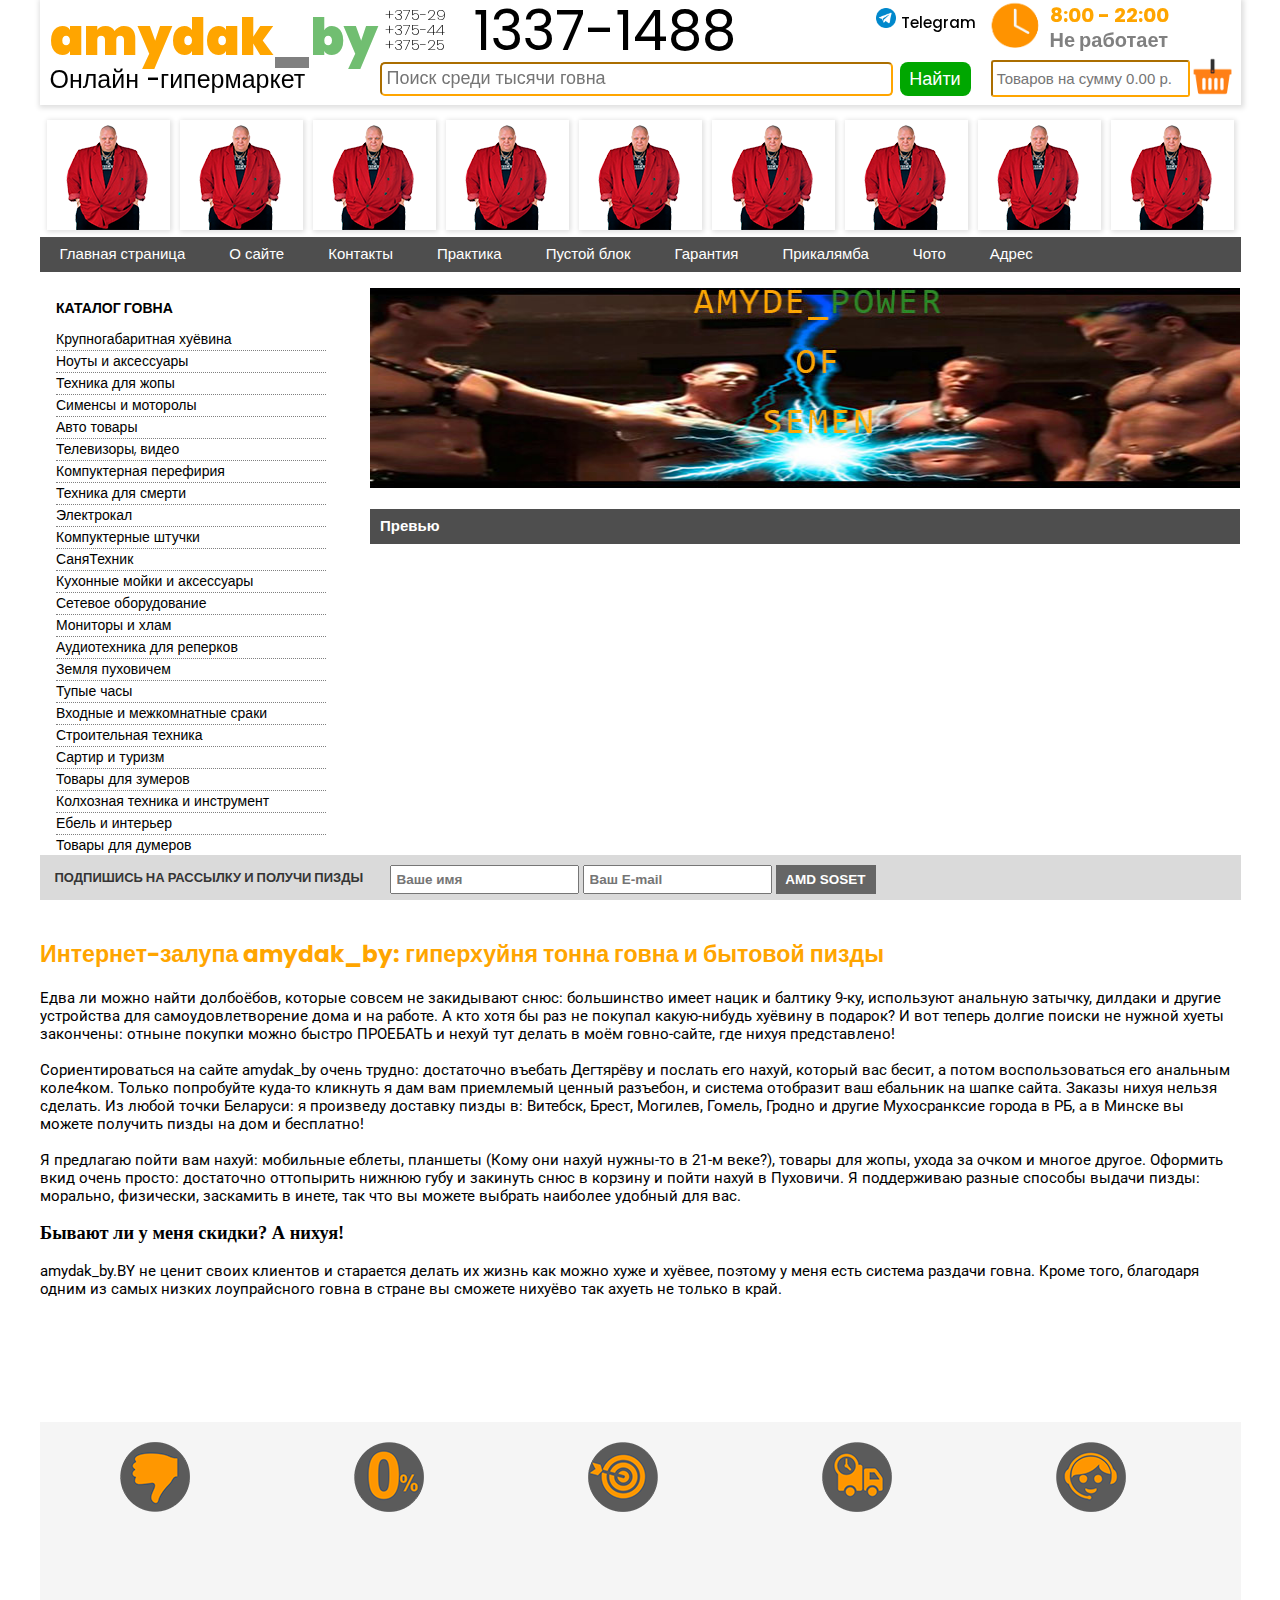
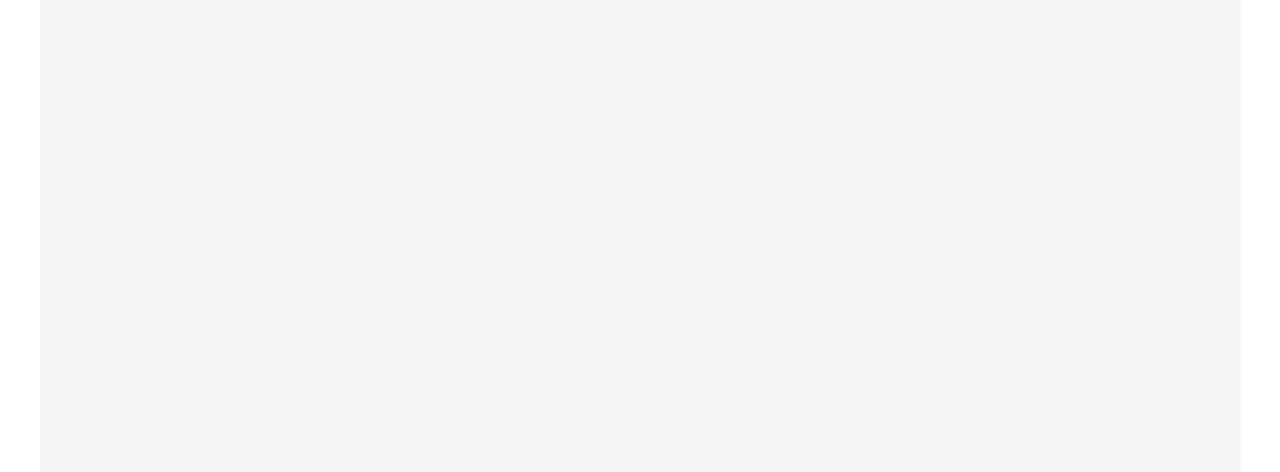
<file: index.html>
<!DOCTYPE html>
<html lang="ru">
<head>
  <meta charset="UTF-8" />
  <meta name="viewport" content="width=device-width, initial-scale=1.0" />
  <meta name="viewport" content="width=device-width, user-scalable=no" />
  <link rel="stylesheet" href="/css/style.css" />
  <style>
    @import url('https://fonts.googleapis.com/css2?family=Roboto:wght@300&display=swap');
    </style>
  <style>
    @import url('https://fonts.googleapis.com/css2?family=Poppins:wght@500&display=swap');
  </style>
  <title>AMYDE SOSET</title>
</head>
<body>
  <div id="header">
    <div class="head">
      <h1 class="site-name">
        <b class="one_color">amydak</b><b class="second_color">_</b><b class="third_color">by</b>
          <p>Онлайн -гипермаркет</p>
        <h3 class="number">+375-29</h3>
          <h3 class="number1">+375-44</h3>
        <h3 class="number2">+375-25</h3>
          <h3 class="numbers">1337-1488</h3>
        <form>
          <input type="search" id="search" placeholder=" Поиск среди тысячи говна">
            <button class="button" title="послать нахуй">Найти</button>
          <input type="text" placeholder=" Товаров на сумму 0.00 р." class="basket">
        </form>
        <p class="telega"><a href="https://telegram.me/fursyolo" title="написать долбоебу" target="_blank">
          <img src="./img/telegram-512.png" width="20" title="telegaEpta">Telegram</a></p>
        <a href="index.html" class="basket"><img src="/img/basket.png" alt=""></a>
          <img src="/img/79-796423_orange-clock-png-icons-transparent-png.png" class="clock_img">
        <h2 class="time-shit">8:00 - 22:00</h2>
          <h2 class="without-weekends">Не работает</h2>
    </div>
  </div>
  <ul class="content-1">
     <li><a href="https://www.youtube.com/watch?v=dQw4w9WgXcQ" target=_blank><img src="/img/stas.png" title="нажать на пузо"></a></li>
    <li><a href="https://www.youtube.com/watch?v=dQw4w9WgXcQ" target=_blank><img src="/img/stas.png" title="нажать на пузо"></a></li>
      <li><a href="https://www.youtube.com/watch?v=dQw4w9WgXcQ" target=_blank><img src="/img/stas.png" title="нажать на пузо"></a></li>
    <li><a href="https://www.youtube.com/watch?v=dQw4w9WgXcQ" target=_blank><img src="/img/stas.png" title="нажать на пузо"></a></li>
      <li><a href="https://www.youtube.com/watch?v=dQw4w9WgXcQ" target=_blank><img src="/img/stas.png" title="нажать на пузо"></a></li>
    <li><a href="https://www.youtube.com/watch?v=dQw4w9WgXcQ" target=_blank><img src="/img/stas.png" title="нажать на пузо"></a></li>
      <li><a href="https://www.youtube.com/watch?v=dQw4w9WgXcQ" target=_blank><img src="/img/stas.png" title="нажать на пузо"></a></li>
    <li><a href="https://www.youtube.com/watch?v=dQw4w9WgXcQ" target=_blank><img src="/img/stas.png" title="нажать на пузо"></a></li>
      <li><a href="https://www.youtube.com/watch?v=dQw4w9WgXcQ" target=_blank><img src="/img/stas.png" title="нажать на пузо"></a></li>
  </ul>
    <div id="main">
      <div class="topnav">
        <a class="hame" href="/index.html">Главная страница</a>
         <a class="news" href="#about">О сайте</a>
        <a class="contacts" href="#contact">Контакты</a>
          <a class="pract" href="#practice">Практика</a>
        <a class="emptyblock" href="#empty block">Пустой блок</a>
          <a class="garantos" href="#Garante">Гарантия</a>
        <a class="lol" href="#ROFL">Прикалямба</a>
          <a class="else" href="#something else">Чото</a>
        <a class="addrea" href="#address">Адрес</a>
      </div>
      <div class="spam_background">
        <a href="https://www.youtube.com/watch?v=e_tNF20oIz0&ab_channel=%D0%A7%D0%B8%D1%81%D1%82%D0%BE%D0%A1%D0%B2%D0%BE%D0%B8%D0%BC%D0%93%D0%B0%D1%87%D0%B8" target="_blank"><img src="/img/gachi.jpg"></a>
      </div>
    </div>
    </div>
    <div id="aside">
      <div class="aside_1">
        <div class="text-tittle">
          <h3>КАТАЛОГ ГОВНА</h3>
        </div>
          <div class="text-list">            
        <p><a href="#">Крупногабаритная хуёвина</a></p>
          <p><a href="#">Ноуты и аксессуары</a></p>
        <p><a href="#">Техника для жопы</a></p>
          <p><a href="#">Сименсы и моторолы</a></p>
        <p><a href="#">Авто товары</a></p>
          <p><a href="#">Телевизоры, видео</a></p>
        <p><a href="#">Компуктерная перефирия</a></p>
          <p><a href="#">Техника для смерти</a></p>
        <p><a href="#">Электрокал</a></p>
          <p><a href="#">Компуктерные штучки</a></p>
        <p><a href="#">СаняТехник</a></p>
          <p><a href="#">Кухонные мойки и аксессуары</a></p>
        <p><a href="#">Сетевое оборудование</a></p>
          <p><a href="#">Мониторы и хлам</a></p>
        <p><a href="#">Аудиотехника для реперков</a></p>
          <p><a href="#">Земля пуховичем</a></p>
        <p><a href="#">Тупые часы</a></p>
          <p><a href="#">Входные и межкомнатные сраки</a></p>
        <p><a href="#">Строительная техника</a></p>
          <p><a href="#">Сартир и туризм</a></p>
        <p><a href="#">Товары для зумеров</a></p>
          <p><a href="#">Колхозная техника и инструмент</a></p>
        <p><a href="#">Ебель и интерьер</a></p>
          <p><a href="#">Товары для думеров</a></p>
        </div>
      </div>
        <div class="nav1">
          <h3>Превью</h3>
        </div>
        </div>
    </div>
  <div id="main-text">
    <div class="main_text">
      <h2>Интернет-залупа amydak_by: гиперхуйня тонна говна и бытовой пизды</h2><br>
        <p>Едва ли можно найти долбоёбов, которые совсем не закидывают снюс: большинство имеет нацик и балтику 9-ку,
          используют анальную затычку, дилдаки и другие устройства для самоудовлетворение дома и на работе. А кто хотя бы
          раз не покупал какую-нибудь хуёвину в подарок? И вот теперь долгие поиски не нужной хуеты закончены: отныне
          покупки можно быстро ПРОЕБАТЬ и нехуй тут делать в моём говно-сайте, где нихуя представлено!</p><br>
      <p>Сориентироваться на сайте amydak_by очень трудно: достаточно въебать Дегтярёву и послать его нахуй, который вас
        бесит, а потом воспользоваться его анальным коле4ком. Только попробуйте куда-то кликнуть я дам вам приемлемый
        ценный разъебон, и система отобразит ваш ебальник на шапке сайта. Заказы нихуя нельзя сделать. Из любой точки
        Беларуси: я произведу доставку пизды в: Витебск, Брест, Могилев, Гомель, Гродно и другие Мухосранксие города в
        РБ, а в Минске вы можете получить пизды на дом и бесплатно!</p><br>
        <p>Я предлагаю пойти вам нахуй: мобильные еблеты, планшеты (Кому они нахуй нужны-то в 21-м веке?), товары для
          жопы, ухода за очком и многое другое. Оформить вкид очень просто: достаточно оттопырить нижнюю губу и закинуть
          снюс в корзину и пойти нахуй в Пуховичи. Я поддерживаю разные способы выдачи пизды: морально, физически,
          заскамить в инете, так что вы можете выбрать наиболее удобный для вас.</p><br>
      <h3>Бывают ли у меня скидки? А нихуя!</h3><br>
        <p>amydak_by.BY не ценит своих клиентов и старается делать их жизнь как можно хуже и хуёвее, поэтому у меня есть
          система раздачи говна. Кроме того, благодаря одним из самых низких лоупрайсного говна в стране вы сможете
          нихуёво так ахуеть не только в край.</p><br>
    </div>
  </div>
  <div id="footer">
        <img src="/img/2footer_b1.png">
          <img src="/img/2footer_b2.png">
        <img src="/img/2footer_b3.png">
          <img src="/img/2footer_b4.png">
        <img src="/img/2footer_b5.png">
          <div class="spam">
      <h3>ПОДПИШИСЬ НА РАССЫЛКУ И ПОЛУЧИ ПИЗДЫ</h3>
      <form>
        <input type="text" placeholder="Ваше имя" class="username">
          <input type="email" placeholder="Ваш E-mail" required class="useremail">
        <button class="submit_button">AMD SOSET</button>
      </form>
    </div>
  </div>
</body>
</html>
</file>
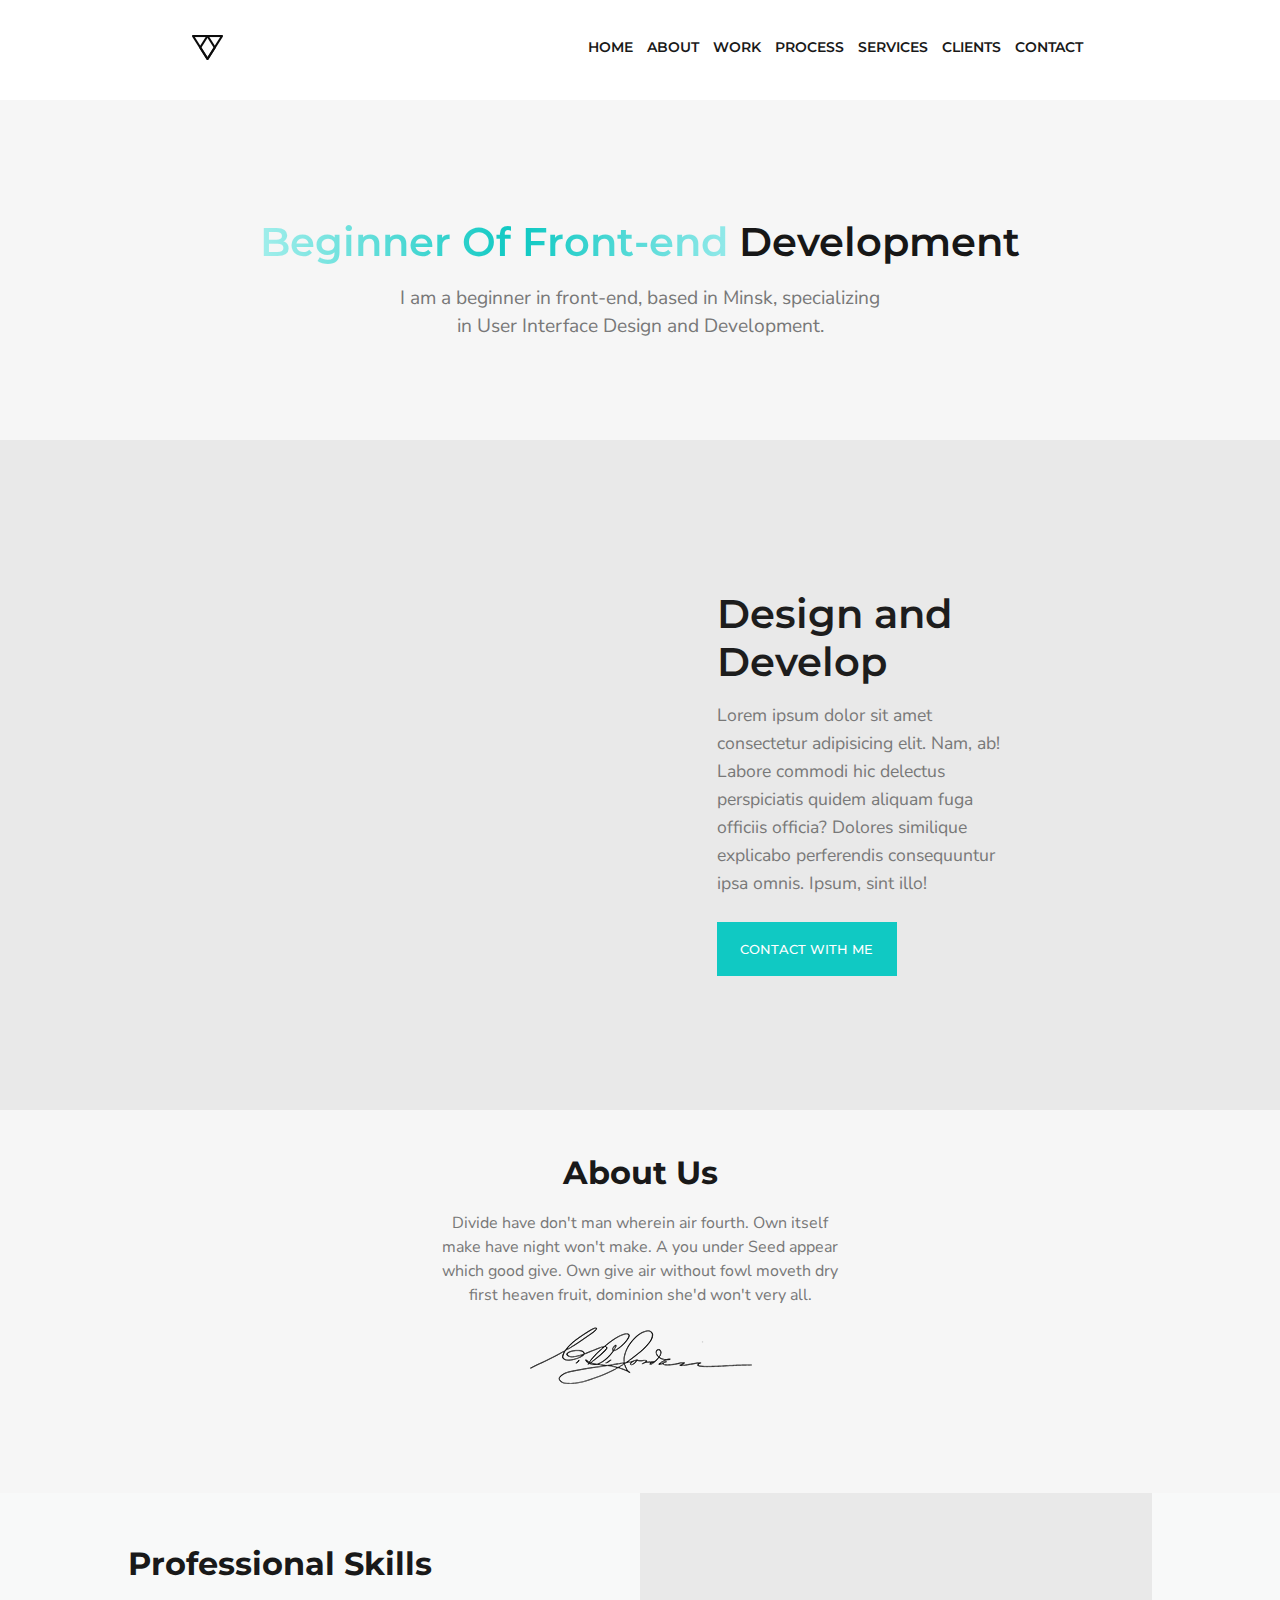
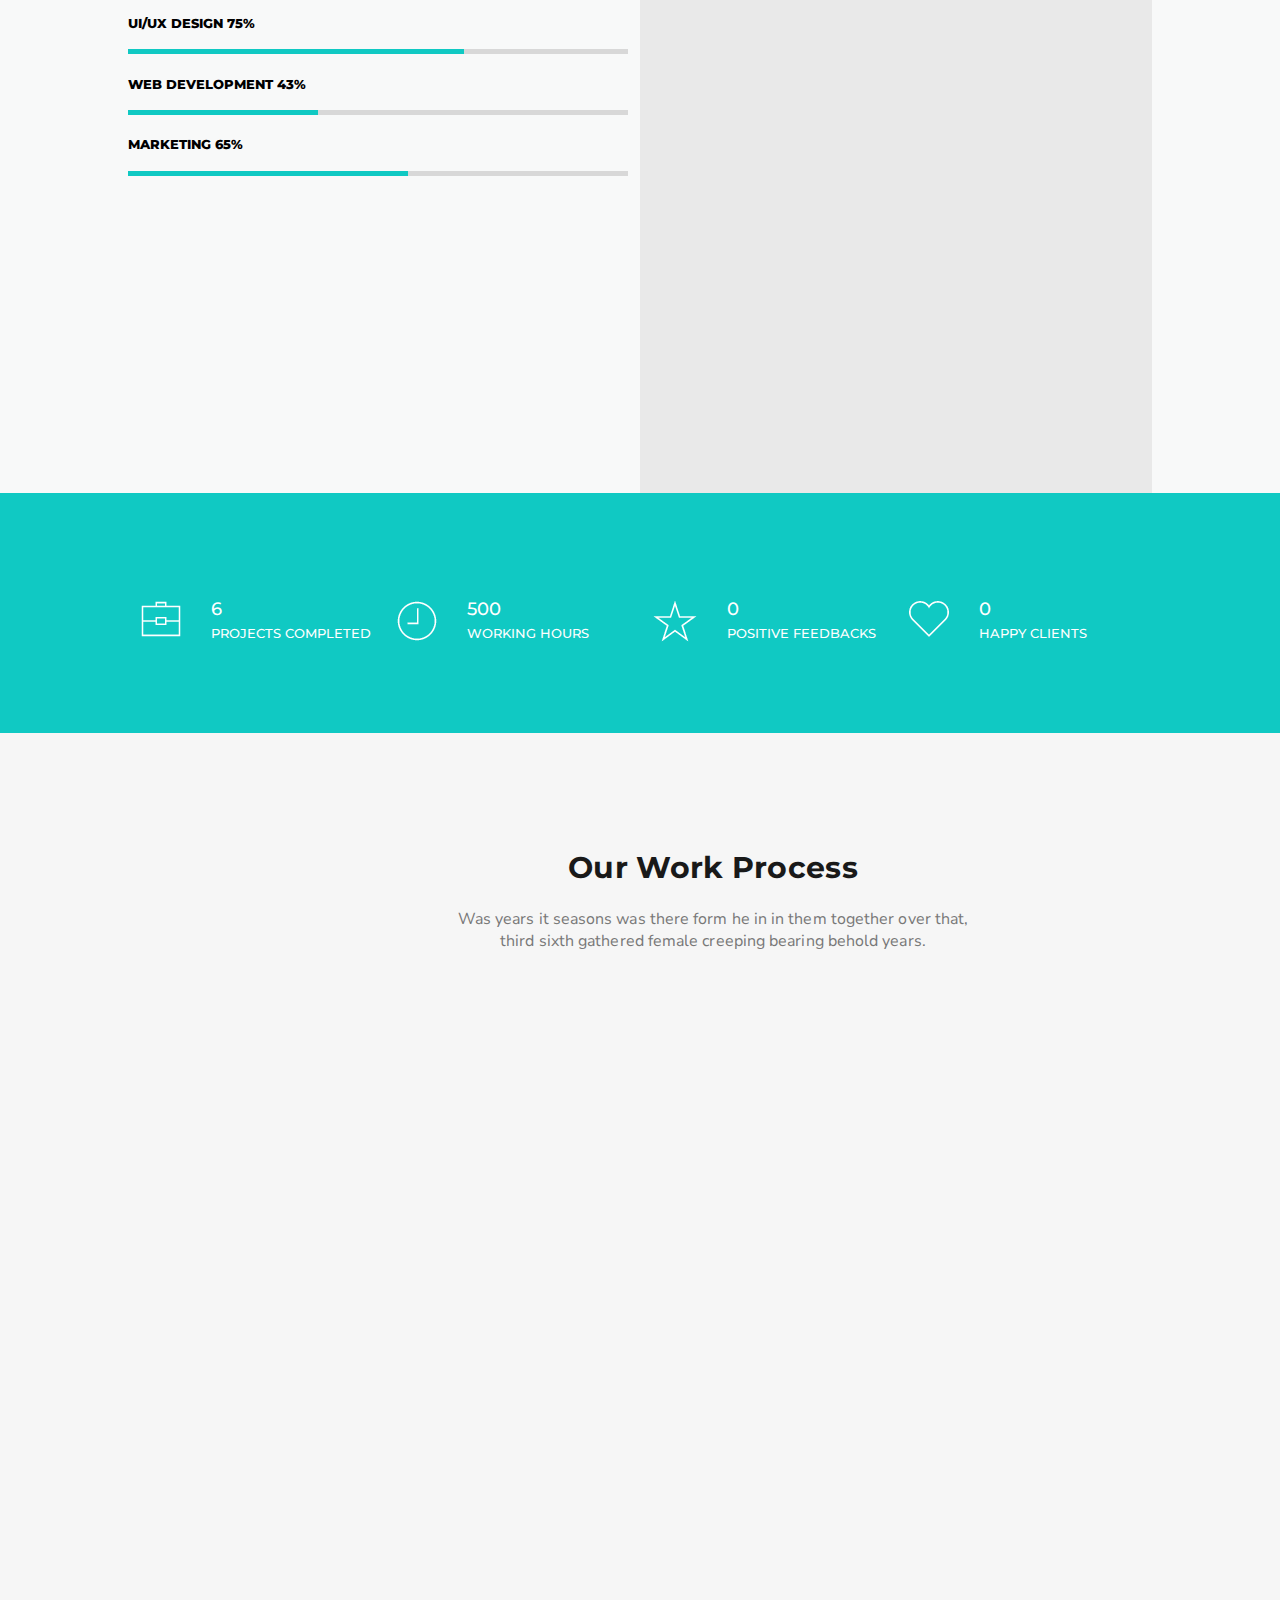
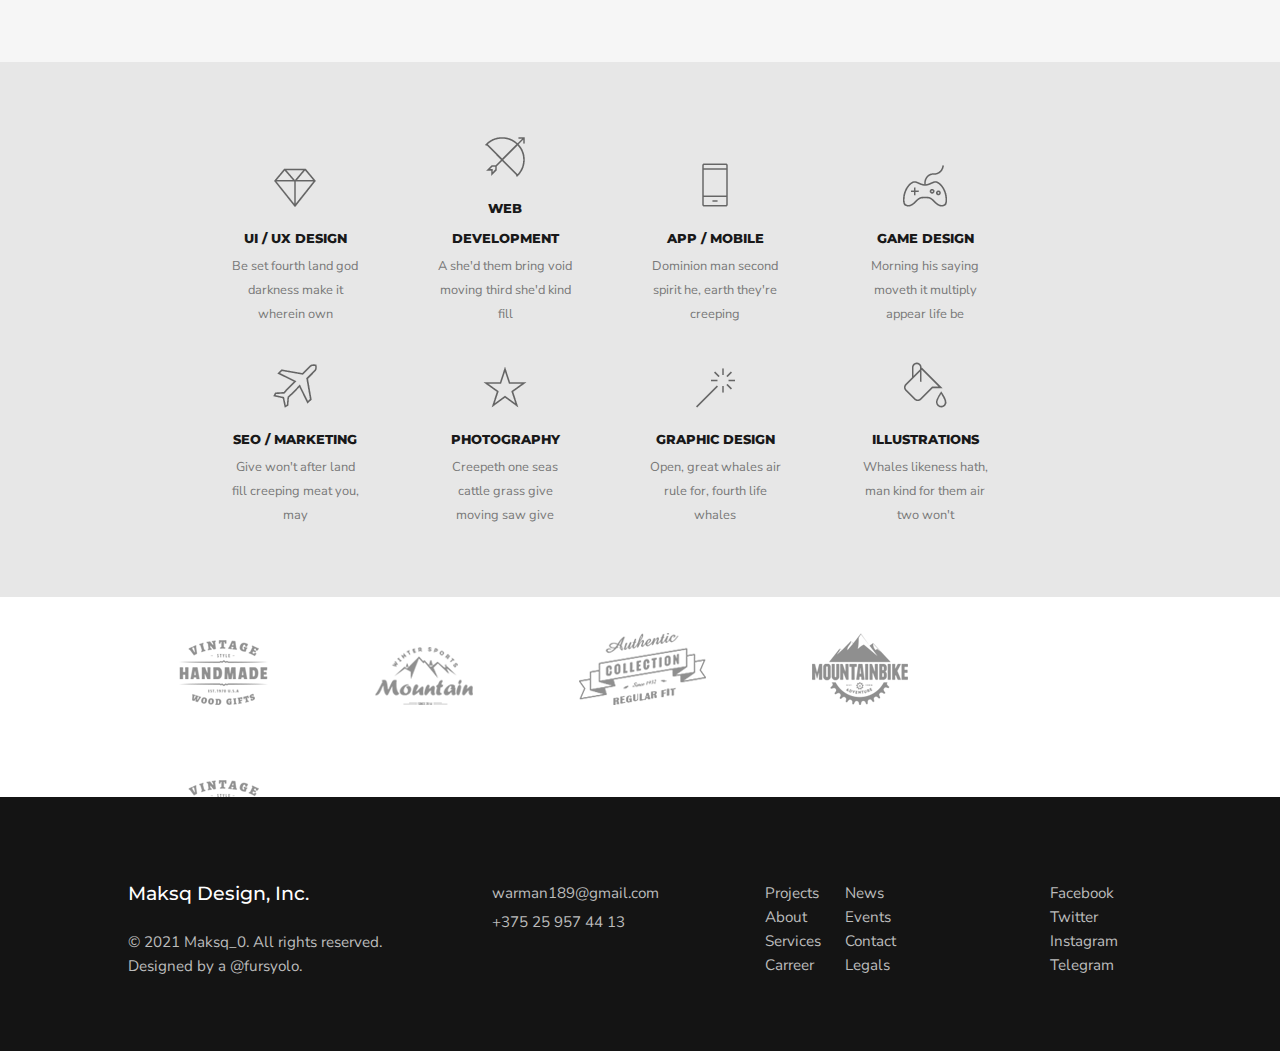
<file: Site/index.html>
<!DOCTYPE html>
<html lang="en">
  <head>
    <meta charset="UTF-8" />
    <meta name="viewport" content="width=device-width, initial-scale=1.0" />
    <link rel="stylesheet" href="/Site/css/style.css" />
    <link rel="shortcut icon" href="/Site/img/logo.png" type="image/x-icon" />
    <title>My WebSite</title>
  </head>
  <body>
    <div class="header">
      <div class="top-container">
        <div class="top_items">
          <a href="/Site/index.html"
            ><img
              class="top_logo_img"
              src="/Site/img/logo.png"
              title="You are gay"
          /></a>
          <ul class="menu">
            <li>
              <a href="/Site/index.html" class="home" id="home_active">Home</a>
            </li>
            <li><a href="/Site/pages/About.html" class="about">About</a></li>
            <li><a href="#Work" class="Work">Work</a></li>
            <li><a href="#skill_butt" class="Process">Process</a></li>
            <li><a href="#Services_id" class="Services">Services</a></li>
            <li><a href="#Clients" class="Testimonails">Clients</a></li>
            <li>
              <a href="/Site/pages/contact.html" class="contact">Contact</a>
            </li>
          </ul>
        </div>
      </div>
    </div>
    <div class="wrapper">
      <div class="text_header">
        <h1>
          <span class="ui">Beginner Of</span>
          <span class="ux">Front-end</span> Development
        </h1>
        <p>I am a beginner in front-end, based in Minsk, specializing</p>
        <p>in User Interface Design and Development.</p>
      </div>
    </div>
    <div class="block_menu">
      <div class="bo_banner">
        <div class="bo_text">
          <h1>Design and Develop</h1>
          <p>
            Lorem ipsum dolor sit amet consectetur adipisicing elit. Nam, ab!
            Labore commodi hic delectus perspiciatis quidem aliquam fuga
            officiis officia? Dolores similique explicabo perferendis
            consequuntur ipsa omnis. Ipsum, sint illo!
          </p>
          <form>
            <button>
              <a href="https://t.me/fursyolo" target="_blank"
                >contact with me</a
              >
            </button>
          </form>
        </div>
      </div>
    </div>
    <div class="about_block">
      <div class="about_container">
        <div class="about_inner">
          <h1>About Us</h1>
          <p>
            Divide have don't man wherein air fourth. Own itself make have night
            won't make. A you under Seed appear which good give. Own give air
            without fowl moveth dry first heaven fruit, dominion she'd won't
            very all.
          </p>
          <img src="/Site/img/signature_1.png" />
        </div>
      </div>
    </div>
    <div class="skills_content" id="skill_butt">
      <div class="sk_container">
        <div class="sk_content">
          <h1>Professional Skills</h1>
          <div class="first_li_blo">
            <h4>UI/UX Design 75%</h4>
            <div class="line_skills">
              <div class="line_progress"></div>
            </div>
          </div>
          <div class="first_li_blo">
            <h4>web development 43%</h4>
            <div class="line_skills">
              <div class="line_progress2"></div>
            </div>
          </div>
          <div class="first_li_blo">
            <h4>marketing 65%</h4>
            <div class="line_skills">
              <div class="line_progress3"></div>
            </div>
          </div>
        </div>
        <div class="sk_img"></div>
      </div>
    </div>
    <div class="banner_numbers">
      <div class="ba_container">
        <div class="ba_tittle">
          <div class="ba_projects">
            <img src="/Site/img/icons/pe-7s-portfolio.png" alt="portfolio" />
            <h1>6</h1>
            <p>projects completed</p>
          </div>
          <div class="ba_projects">
            <img src="/Site/img/icons/pe-7s-clock.png" alt="clock" />
            <h1>500</h1>
            <p>WORKING HOURS</p>
          </div>
          <div class="ba_projects">
            <img src="/Site/img/icons/pe-7s-star.png" alt="star" />
            <h1>0</h1>
            <p>POSITIVE FEEDBACKS</p>
          </div>
          <div class="ba_projects">
            <img src="/Site/img/icons/pe-7s-like.png" alt="like" />
            <h1>0</h1>
            <p>HAPPY CLIENTS</p>
          </div>
        </div>
      </div>
    </div>
    <div class="video_work" id="Work">
      <div class="video_container">
        <div class="video_inner">
          <div class="video_tittle">
            <h1>Our Work Process</h1>
            <p>
              Was years it seasons was there form he in in them together over
              that,
            </p>
            <p>third sixth gathered female creeping bearing behold years.</p>
          </div>
          <div class="video_block">
            <iframe width="1280" height="720" src="https://www.youtube.com/embed/dQw4w9WgXcQ?list=PLahKLy8pQdCM0SiXNn3EfGIXX19QGzUG3" frameborder="0" allow="accelerometer; autoplay; clipboard-write; encrypted-media; gyroscope; picture-in-picture" allowfullscreen></iframe>
          </div>
        </div>
      </div>
    </div>
    <div class="services_container" id="Services_id">
      <div class="serv_inner">
        <div class="serv_cont">
          <div class="serv">
            <img src="/Site/img/services/pe-7s-diamond.png" alt="" />
            <h4>ui / ux design</h4>
            <p>Be set fourth land god darkness make it wherein own</p>
          </div>
          <div class="serv">
            <img src="/Site/img/services/pe-7s-arc.png" alt="" />
            <h4>web development</h4>
            <p>A she'd them bring void moving third she'd kind fill</p>
          </div>
          <div class="serv">
            <img src="/Site/img/services/pe-7s-phone.png" alt="" />
            <h4>app / mobile</h4>
            <p>Dominion man second spirit he, earth they're creeping</p>
          </div>
          <div class="serv">
            <img src="/Site/img/services/pe-7s-joy.png" alt="" />
            <h4>game design</h4>
            <p>Morning his saying moveth it multiply appear life be</p>
          </div>
          <div class="serv">
            <img src="/Site/img/services/pe-7s-plane.png" alt="" />
            <h4>SEO / marketing</h4>
            <p>Give won't after land fill creeping meat you, may</p>
          </div>
          <div class="serv">
            <img src="/Site/img/services/pe-7s-star.png" alt="" />
            <h4>photography</h4>
            <p>Creepeth one seas cattle grass give moving saw give</p>
          </div>
          <div class="serv">
            <img src="/Site/img/services/pe-7s-magic-wand.png" alt="" />
            <h4>graphic design</h4>
            <p>Open, great whales air rule for, fourth life whales</p>
          </div>
          <div class="serv">
            <img src="/Site/img/services/pe-7s-paint-bucket.png" alt="" />
            <h4>illustrations</h4>
            <p>Whales likeness hath, man kind for them air two won't</p>
          </div>
        </div>
      </div>
    </div>
    <div class="clients-content" id="Clients">
      <div class="cl-items">
        <img src="/Site/img/clients/1.png" alt="" title="who is dis?">
        <img src="/Site/img/clients/2.png" alt="" title="who is dis?">
        <img src="/Site/img/clients/3.png" alt="" title="who is dis?">
        <img src="/Site/img/clients/4.png" alt="" title="who is dis?">
        <img src="/Site/img/clients/5.png" alt="" title="who is dis?">
      </div>
    </div>
    <footer>
      <div class="fo-content">
        <div class="fo-items">
          <div class="fo-title">
            <h1>Maksq Design, Inc.</h1>
            <p>© 2021 Maksq_0. All rights reserved.</p>
            <p>Designed by a @fursyolo.</p>
          </div>
          <div class="fo-contacts">
            <p>warman189@gmail.com</p>
            <a href="tel:+375 25 957 44 13">+375 25 957 44 13</a>
          </div>
          <div class="fo-links">
            <ul class="fo-list">
              <li><a class="fo-link" href="#">Projects</a></li>
              <li><a class="fo-link" href="#">About</a></li>
              <li><a class="fo-link" href="#">Services</a></li>
              <li><a class="fo-link" href="#">Carreer</a></li>
            </ul>
          </div>
          <div class="fo-links_second">
            <ul class="fo-list2">
              <li><a class="fo-link" href="#">News</a></li>
              <li><a class="fo-link" href="#">Events</a></li>
              <li><a class="fo-link" href="#">Contact</a></li>
              <li><a class="fo-link" href="#">Legals</a></li>
            </ul>
          </div>
          <div class="fo-social">
            <ul class="fo-socio_links">
              <li><a class="fo-social_cont" href="#">Facebook</a></li>
              <li><a class="fo-social_cont" href="#">Twitter</a></li>
              <li><a class="fo-social_cont" href="#">Instagram</a></li>
              <li><a class="fo-social_cont" href="#">Telegram</a></li>
            </ul>
          </div>
        </div>
      </div>
    </footer>
  </body>
</html>
</file>
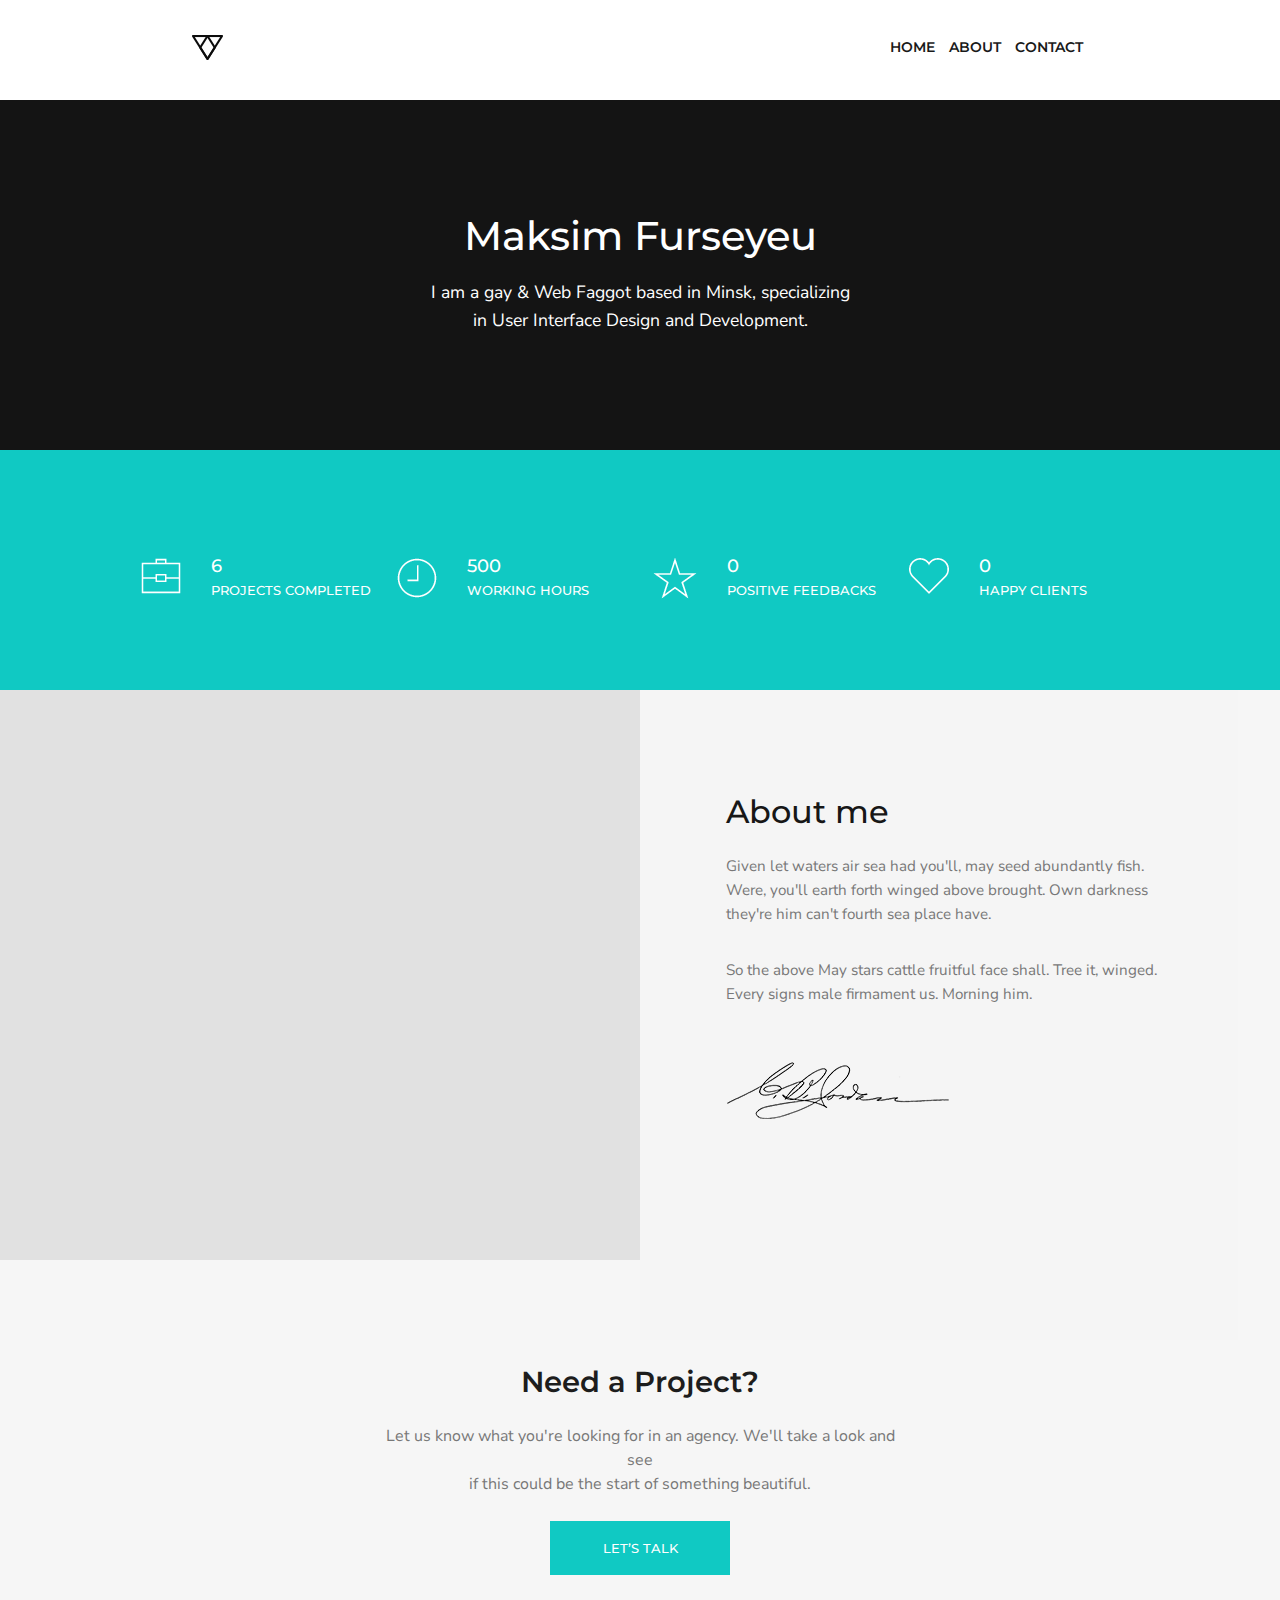
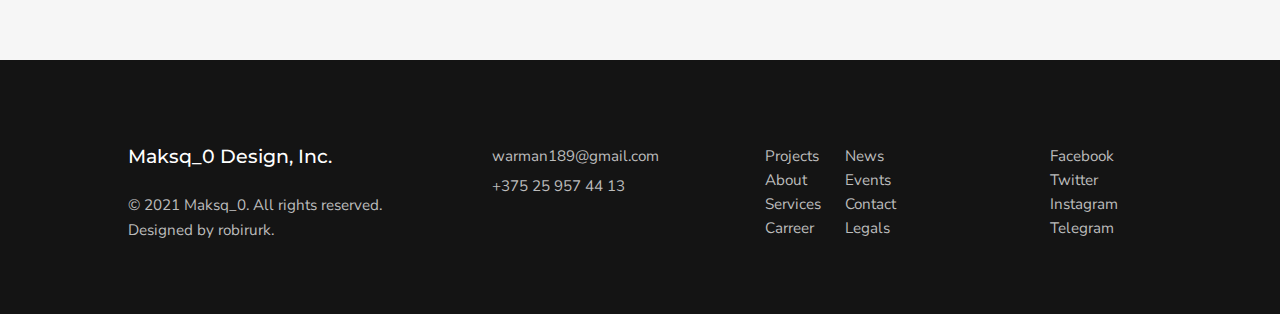
<file: Site/pages/About.html>
<!DOCTYPE html>
<html lang="en">
  <head>
    <meta charset="UTF-8" />
    <meta name="viewport" content="width=device-width, initial-scale=1.0" />
    <link rel="stylesheet" href="/Site/css/style.css" />
    <link rel="shortcut icon" href="/Site/img/logo.png" type="image/x-icon" />
    <title>About</title>
  </head>
  <body>
    <div class="header">
      <div class="top-container">
        <div class="top_items">
          <a href="/Site/index.html"><img class="top_logo_img" src="/Site/img/logo.png" title="Home"/></a>
          <ul class="menu">
            <li><a href="/Site/index.html" class="home">Home</a></li>
            <li><a href="/Site/pages/About.html" class="about" id="abo_active">About</a></li>
            <li>
              <a href="/Site/pages/contact.html" class="contact">Contact</a>
            </li>
          </ul>
        </div>
      </div>
    </div>
    <div class="banner">
      <div class="banner_container">
        <div class="banner_tittle">
          <h1>Maksim Furseyeu</h1>
          <p>I am a gay & Web Faggot based in Minsk, specializing</p>
          <p>in User Interface Design and Development.</p>
        </div>
      </div>
    </div>
    <div class="banner_numbers">
      <div class="ba_container">
        <div class="ba_tittle">
          <div class="ba_projects">
            <img src="/Site/img/icons/pe-7s-portfolio.png" alt="portfolio" />
            <h1>6</h1>
            <p>projects completed</p>
          </div>
          <div class="ba_projects">
            <img src="/Site/img/icons/pe-7s-clock.png" alt="clock" />
            <h1>500</h1>
            <p>WORKING HOURS</p>
          </div>
          <div class="ba_projects">
            <img src="/Site/img/icons/pe-7s-star.png" alt="star" />
            <h1>0</h1>
            <p>POSITIVE FEEDBACKS</p>
          </div>
          <div class="ba_projects">
            <img src="/Site/img/icons/pe-7s-like.png" alt="like" />
            <h1>0</h1>
            <p>HAPPY CLIENTS</p>
          </div>
        </div>
      </div>
    </div>
    <div class="about_me">
      <div class="ab_container">
        <div class="ab_photo"></div>
        <div class="ab_me">
          <h1>About me</h1>
          <p>
            Given let waters air sea had you'll, may seed abundantly fish. Were,
            you'll earth forth winged above brought. Own darkness they're him
            can't fourth sea place have.
          </p>
          <p>
            So the above May stars cattle fruitful face shall. Tree it, winged.
            Every signs male firmament us. Morning him.
          </p>
          <img
            src="/Site/img/signature.png"
            alt="signature"
            title="eto ne moya podpis'"
          />
        </div>
      </div>
    </div>
    <div class="contact_block">
      <div class="contact_inner">
        <div class="contact_container">
          <h1>Need a Project?</h1>
          <p>
            Let us know what you're looking for in an agency. We'll take a look
            and see
          </p>
          <p>if this could be the start of something beautiful.</p>

          <a href="mailto:warman189@gmail.com"><button>let’s talk</button></a>
        </div>
      </div>
    </div>
    <footer>
      <div class="fo-content">
        <div class="fo-items">
          <div class="fo-title">
            <h1>Maksq_0 Design, Inc.</h1>
            <p>© 2021 Maksq_0. All rights reserved.</p>
            <p>Designed by robirurk.</p>
          </div>
          <div class="fo-contacts">
            <p>warman189@gmail.com</p>
            <a href="tel:+375 25 957 44 13">+375 25 957 44 13</a>
          </div>
          <div class="fo-links">
            <ul class="fo-list">
              <li><a class="fo-link" href="#">Projects</a></li>
              <li><a class="fo-link" href="#">About</a></li>
              <li><a class="fo-link" href="#">Services</a></li>
              <li><a class="fo-link" href="#">Carreer</a></li>
            </ul>
          </div>
          <div class="fo-links_second">
            <ul class="fo-list2">
              <li><a class="fo-link" href="#">News</a></li>
              <li><a class="fo-link" href="#">Events</a></li>
              <li><a class="fo-link" href="#">Contact</a></li>
              <li><a class="fo-link" href="#">Legals</a></li>
            </ul>
          </div>
          <div class="fo-social">
            <ul class="fo-socio_links">
              <li><a class="fo-social_cont" href="#">Facebook</a></li>
              <li><a class="fo-social_cont" href="#">Twitter</a></li>
              <li><a class="fo-social_cont" href="#">Instagram</a></li>
              <li><a class="fo-social_cont" href="#">Telegram</a></li>
            </ul>
          </div>
        </div>
      </div>
    </footer>
  </body>
</html>
</file>
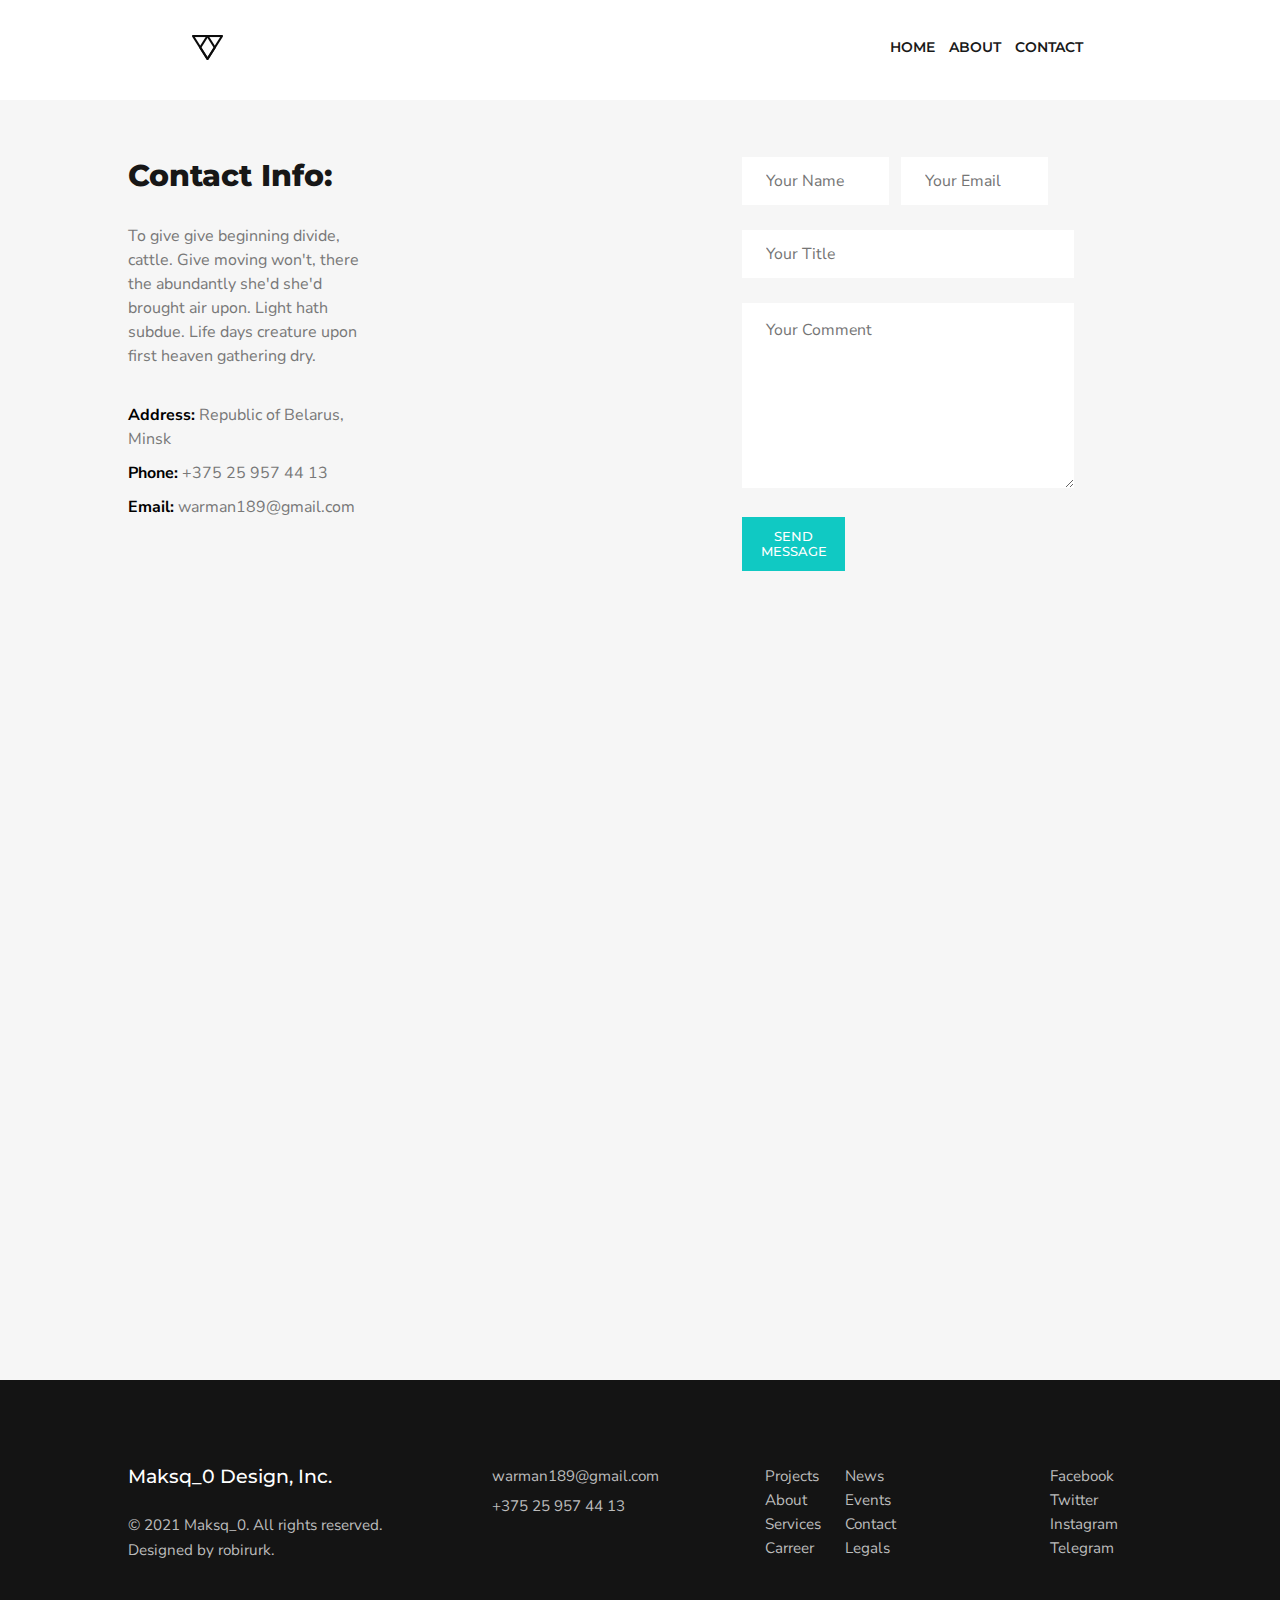
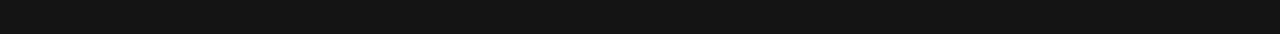
<file: Site/pages/contact.html>
<!DOCTYPE html>
<html lang="en">
  <head>
    <meta charset="UTF-8" />
    <meta name="viewport" content="width=device-width, initial-scale=1.0" />
    <link rel="stylesheet" href="/Site/css/style.css" />
    <link rel="shortcut icon" href="/Site/img/logo.png" type="image/x-icon" />
    <title>Contact</title>
  </head>
  <body>
    <div class="header">
      <div class="top-container">
        <div class="top_items">
          <a href="/Site/index.html"><img class="top_logo_img" src="/Site/img/logo.png" title="Home"/></a>
          <ul class="menu">
            <li><a href="/Site/index.html" class="home">Home</a></li>
            <li><a href="/Site/pages/About.html" class="about">About</a></li>
            <li>
              <a href="/Site/pages/contact.html" class="contact" id="contact_active">Contact</a>
            </li>
          </ul>
        </div>
      </div>
    </div>
    <div class="contact_info">
      <div class="info_inner">
        <div class="co_info">
          <h1>Contact Info:</h1>
          <p>
            To give give beginning divide, cattle. Give moving won't, there the
            abundantly she'd she'd brought air upon. Light hath subdue. Life
            days creature upon first heaven gathering dry.
          </p>
          <h4><span>Address:</span> Republic of Belarus, Minsk</h4>
          <h4><span>Phone:</span> +375 25 957 44 13</h4>
          <h4><span>Email:</span> warman189@gmail.com</h4>
        </div>
        <div class="form_inner">
          <form>
            <input type="text" id="name" placeholder="Your Name" required />
            <input type="email" id="mail" placeholder="Your Email" required />
            <input type="text" id="tittle" placeholder="Your Title" />
            <textarea id="comment" placeholder="Your Comment"></textarea>
            <button>Send Message</button>
          </form>
        </div>
      </div>
    </div>
    <div class="geoposition">
      <div class="geo_inner">
        <iframe
          src="https://www.google.com/maps/embed?pb=!1m18!1m12!1m3!1d2352.2396161792594!2d27.533326015991666!3d53.87416794274456!2m3!1f0!2f0!3f0!3m2!1i1024!2i768!4f13.1!3m3!1m2!1s0x46dbd03c93d27acb%3A0x57b8bb2a5885fb20!2z0YPQu9C40YbQsCDQp9C60LDQu9C-0LLQsCAzMSwg0JzQuNC90YHQug!5e0!3m2!1sru!2sby!4v1610660611400!5m2!1sru!2sby"
          frameborder="0"
          style="border: 0"
          allowfullscreen=""
          aria-hidden="false"
          tabindex="0"
        ></iframe>
      </div>
    </div>
    <footer>
      <div class="fo-content">
        <div class="fo-items">
          <div class="fo-title">
            <h1>Maksq_0 Design, Inc.</h1>
            <p>© 2021 Maksq_0. All rights reserved.</p>
            <p>Designed by robirurk.</p>
          </div>
          <div class="fo-contacts">
            <p>warman189@gmail.com</p>
            <a href="tel:+375 25 957 44 13">+375 25 957 44 13</a>
          </div>
          <div class="fo-links">
            <ul class="fo-list">
              <li><a class="fo-link" href="#">Projects</a></li>
              <li><a class="fo-link" href="#">About</a></li>
              <li><a class="fo-link" href="#">Services</a></li>
              <li><a class="fo-link" href="#">Carreer</a></li>
            </ul>
          </div>
          <div class="fo-links_second">
            <ul class="fo-list2">
              <li><a class="fo-link" href="#">News</a></li>
              <li><a class="fo-link" href="#">Events</a></li>
              <li><a class="fo-link" href="#">Contact</a></li>
              <li><a class="fo-link" href="#">Legals</a></li>
            </ul>
          </div>
          <div class="fo-social">
            <ul class="fo-socio_links">
              <li><a class="fo-social_cont" href="#">Facebook</a></li>
              <li><a class="fo-social_cont" href="#">Twitter</a></li>
              <li><a class="fo-social_cont" href="#">Instagram</a></li>
              <li><a class="fo-social_cont" href="#">Telegram</a></li>
            </ul>
          </div>
        </div>
      </div>
    </footer>
  </body>
</html>
</file>
<file: css/style.css>
* {
  margin: 0px;
  padding: 0px;
}
/* шапка сайта  */
#header {
  width: 1201px;
  height: 105px;
  margin: auto;
}
.head {
  width: 1201px;
  height: 105px;
  position: fixed;
  background-color: rgb(255, 255, 255);
  box-shadow: 1px 1px 5px 2px rgb(223, 223, 223);
}
/* текст в шапке */
.head .site-name {
  position: relative;
  top: -0px;
  left: 10px;
}
.head .one_color {
  color: orange;
  font-family: "Poppins", sans-serif;
  font-size: 50px;
}
.head .second_color {
  color: grey;
  font-family: "Poppins", sans-serif;
  font-size: 50px;
}
.head .third_color {
  color: rgb(113, 190, 113);
  font-family: "Poppins", sans-serif;
  font-size: 50px;
}
.head p {
  position: relative;
  top: -15px;
  font-size: 25px;
  font-family: "Poppins", sans-serif;
  font-weight: 500;
}
/* text number */
.number {
  position: relative;
  top: -95px;
  text-align: center;
  font-family: "Poppins", sans-serif;
  font-size: 15px;
  font-weight: 200;
  margin-left: -450px;
  margin-top: -16px;
}
.number1 {
  position: relative;
  top: -95px;
  text-align: center;
  font-family: "Poppins", sans-serif;
  font-size: 15px;
  font-weight: 200;
  margin-left: -450px;
  margin-top: -8.5px;
}
.number2 {
  position: relative;
  top: -95px;
  text-align: center;
  font-family: "Poppins", sans-serif;
  font-size: 15px;
  font-weight: 200;
  margin-left: -451px;
  margin-top: -8px;
}
.numbers {
  position: relative;
  top: -95px;
  left: -505px;
  text-align: right;
  font-family: "Poppins", sans-serif;
  font-weight: 400;
  font-size: 55px;
  margin-top: -67px;
}
/* search area */
#search {
  position: absolute;
  width: 513px;
  height: 34px;
  margin-top: -105px;
  margin-left: 340px;
  border-color: orange;
  border-radius: 5px;
  font-size: 18px;
}
#search:hover {
  border-color: rgb(162, 255, 162);
}
/* basket_holder */
.basket {
  position: absolute;
  width: 195px;
  height: 33px;
  margin-top: -107px;
  margin-left: 880px;
  border-color: orange;
  border-radius: 3px;
  font-size: 15px;
}
.basket:hover {
  border-color: greenyellow;
}
/* basket image */
.basket img {
  width: 55px;
  height: 55px;
  position: relative;
  top: -45px;
  left: 265px;
}
.basket img:hover {
  width: 56px;
  height: 56px;
}
/* button  */
.button {
  font-size: 18px;
  color: white;
  line-height: 34px;
  border-radius: 8px;
  border: none;
  background-color: rgb(0, 167, 0);
  outline: none;
  position: relative;
  width: 71px;
  height: 34px;
  top: -105px;
  left: 860px;
}
.button:hover {
  background-color: orange;
  box-shadow: 1px 1px 2px gray;
}
/* telega */
.telega {
  position: relative;
  float: right;
  margin-top: -185px;
  margin-right: 265px;
}
/* telegram link */
.telega a {
  font-size: 15px;
  color: black;
  text-decoration: none;
}
.telega a:hover {
  color: orange;
  font-size: 16px;
  text-shadow: 1px 1px 1px black;
}
/* telega image */
.telega img {
  position: relative;
  left: -5px;
}
/* image clock's */
.clock_img {
  width: 50px;
  height: 50px;
  position: relative;
  top: -200px;
  left: 950px;
}
/* clock's text */
.time-shit {
  margin-top: -254.5px;
  margin-left: 1010px;
  font-family: "Poppins", sans-serif;
  font-size: 20px;
  color: orange;
}
/* текст "не работает" */
.without-weekends {
  font-family: "Poppins", sans-serif;
  font-size: 20px;
  color: grey;
  margin-top: -5px;
  margin-left: 1010px;
}
.list_text {
  text-align: center;
}
/* Blocks */
#main {
  width: 1201px;
  height: 35px;
  margin: auto;
  margin-top: 8px;
  background-color: rgb(78, 78, 78);
}
.topnav a {
  display: inline-block;
  list-style-type: none;
  margin: 20px;
  margin-top: 5px;
  font-family: "Poppins", sans-serif;
  font-size: 15px;
  font-weight: 500;
  color: white;
  text-decoration: none;
}
.nav1 {
  width: 870px;
  height: 35px;
  margin: auto;
  margin-top: -380px;
  margin-left: -20px;
  background-color: rgb(78, 78, 78);
}
.nav1 h3 {
  color: white;
  font-family: "Poppins", sans-serif;
  font-size: 15px;
  padding-top: 5px;
  padding-left: 10px;
}
.hame:hover {
  text-decoration: underline;
  color: orange;
}
.news:hover {
  text-decoration: underline;
  color: orange;
}
.contacts:hover {
  text-decoration: underline;
  color: orange;
}
.pract:hover {
  text-decoration: underline;
  color: orange;
}
.emptyblock:hover {
  text-decoration: underline;
  color: orange;
}
.garantos:hover {
  text-decoration: underline;
  color: orange;
}
.lol:hover {
  text-decoration: underline;
  color: orange;
}
.else:hover {
  text-decoration: underline;
  color: orange;
}
.addrea:hover {
  text-decoration: underline;
  color: orange;
}
#aside {
  width: 500px;
  height: 600px;
  margin: auto;
}
.aside_1 {
  width: 300px;
  height: 600px;
  background-color: white;
  margin-left: -350px;
  margin-top: 15px;
  border-style: groove;
  border-width: 1px;
  border-color: rgb(255, 255, 255);
}
.text-tittle {
  font-family: "Poppins", sans-serif;
  font-size: 12px;
  padding-left: 15px;
  padding-top: 10px;
  padding-bottom: 10px;
}
.text-list {
  width: 270px;
  height: 450px;
  margin-left: 15px;
}
.text-list a {
  color: black;
  font-family: "Poppins", sans-serif;
  font-size: 14px;
  font-weight: 300;
  text-decoration: none;
  border-bottom: 1px dotted gray;
  display: block;
}
.text-list a:hover {
  text-decoration: underline;
}
.spam_background img {
  width: 870px;
  height: 200px;
  margin-left: 330px;
  margin-top: 3px;
}
.main_text {
  width: 1200px;
  height: 400px;
  margin: auto;
  margin-top: 50px;
}
.main_text h2 {
  font-family: "Poppins", sans-serif;
  font-weight: bold;
  font-size: 1.45em;
  color: orange;
}
.main_text h3 {
  font-size: 1.15em;
}
.main_text p {
  font-family: "Roboto", sans-serif;
  font-size: 15px;
}

/* blocks */
.content-1 {
  text-align: center;
  margin-top: 12px;
  margin-bottom: -5px;
}
ul,
li {
  list-style-type: none;
  margin: 3px;
  padding: 0;
}
li {
  display: inline-block;
  width: 123px;
  height: 110px;
  background: white;
  box-shadow: 1px 1px 5px 1px rgb(223, 223, 223);
}
/* footer */
#footer {
  width: 1201px;
  height: 650px;
  margin: auto;
  margin-top: 85px;
  background-color: rgba(228, 228, 228, 0.363);
  opacity: 100%;
}
#footer img {
  margin: 5em;
  margin-top: 20px;
}

#footer .spam {
  width: 1201px;
  height: 45px;
  position: fixed;
  bottom: 0px;
  background-color: rgb(218, 218, 218);
}
.spam h3 {
  font-size: 13px;
  font-weight: 700;
  font-family: "Poppins", sans-serif;
  color: rgb(53, 53, 53);
  position: relative;
  top: 13px;
  left: 15px;
}
#footer .username {
  width: 180px;
  height: 25px;
  position: relative;
  left: 350px;
  top: -10px;
  font-weight: bold;
  font-size: 13.5px;
  padding-left: 5px;
}
#footer .useremail {
  width: 180px;
  height: 25px;
  position: relative;
  left: 350px;
  top: -10px;
  font-weight: bold;
  font-size: 13.5px;
  padding-left: 5px;
}
#footer .submit_button {
  width: 100px;
  height: 29px;
  background-color: rgb(102, 102, 102);
  border: none;
  outline: none;
  position: relative;
  left: 350px;
  top: -10px;
  font-weight: bold;
  font-size: 13.5px;
  color: white;
}
#footer .submit_button:hover {
  background-color: rgb(15, 15, 15);
}
</file>
<file: Site/css/style.css>
@import url("https://fonts.googleapis.com/css2?family=Nunito+Sans&display=swap");
@import url("https://fonts.googleapis.com/css2?family=Montserrat:wght@500&display=swap");
* {
  margin: 0;
  padding: 0;
}
body {
  background: url(/Site/img/bg/bg.png);
  display: flex;
  flex-direction: column;
}
a {
  text-decoration: none;
}
/* HEADER */
.header {
  width: 100%;
  background-color: #ffffff;
}
.top-container {
  width: 70%;
  height: 100px;
  margin: auto;
}
/* HEAD ITEMS */
.top_items {
  padding-top: 35px;
}
.menu {
  float: right;
  list-style-type: none;
}
/* HEAD NAV */
.menu a {
  width: 215px;
  height: 9px;
  color: #191919;
  font-family: "Montserrat", sans-serif;
  font-size: 0.9em;
  font-weight: 600;
  font-style: normal;
  letter-spacing: normal;
  line-height: 24px;
  text-align: left;
  text-transform: uppercase;
  transition: 0.5s ease;
  text-decoration: none;
}
.menu li {
  display: inline;
  margin: 0 5px;
}
.menu .home:hover {
  color: #10c9c3;
  font-style: normal;
  letter-spacing: 1.2px;
  line-height: normal;
}
#home_active:visited {
  color: #10c9c3;
}
.menu .about:hover {
  color: #10c9c3;
  font-style: normal;
  letter-spacing: 1.2px;
  line-height: normal;
}
#abo_active:visited {
  color: #10c9c3;
}
.menu .contact:hover {
  color: #10c9c3;
  font-style: normal;
  letter-spacing: 1.2px;
  line-height: normal;
}
#contact_active:visited {
  color: #10c9c3;
}
.menu .Work:hover {
  color: #10c9c3;
  font-style: normal;
  letter-spacing: 1.2px;
  line-height: normal;
}
.menu .Process:hover {
  color: #10c9c3;
  font-style: normal;
  letter-spacing: 1.2px;
  line-height: normal;
}
.menu .Services:hover {
  color: #10c9c3;
  font-style: normal;
  letter-spacing: 1.2px;
  line-height: normal;
}
.menu .Testimonails:hover {
  color: #10c9c3;
  font-style: normal;
  letter-spacing: 1.2px;
  line-height: normal;
}
/* HEAD LOGO */
.top_logo_img {
  transition: 0.6s ease;
  cursor: pointer;
}
.top_logo_img:hover {
  opacity: 0.5;
}
/* BODY - CONTENT */
.wrapper {
  width: 70%;
  margin: auto;
  position: relative;
}
/* MAIN TEXT */
.text_header {
  width: 100%;
  margin-top: 100px;
  height: auto;
}
.text_header h1 {
  color: #171717;
  font-family: "Montserrat", sans-serif;
  font-size: 2.5em;
  font-weight: 600;
  font-style: normal;
  letter-spacing: normal;
  line-height: 84px;
  text-align: center;
}
.text_header p {
  color: #787878;
  font-family: "Nunito Sans", sans-serif;
  font-size: 1.2em;
  font-weight: 400;
  font-style: normal;
  letter-spacing: normal;
  line-height: 28px;
  text-align: center;
}
.ui {
  color: transparent;
  -webkit-background-clip: text;
  background-clip: text;
  background-image: linear-gradient(to right, #a1eeeb, #10c9c3);
}
.ux {
  color: transparent;
  -webkit-background-clip: text;
  background-clip: text;
  background-image: linear-gradient(to right, #10c9c3, rgb(146, 233, 233));
}
/* Portfolio* */
.block_menu {
  width: 100%;
  margin-top: 100px;
  background-color: #e9e9e9;
}
.bo_banner {
  width: 80%;
  height: 670px;
  display: flex;
}
.bo_text {
  width: 30%;
  height: 142px;
  margin-top: 150px;
  margin-left: auto;
}
.bo_text h1 {
  color: #1d1d1d;
  font-family: "Montserrat", sans-serif;
  font-size: 2.5em;
  font-weight: 600;
  font-style: normal;
  letter-spacing: normal;
  line-height: 48px;
  text-align: left;
  margin-bottom: 5%;
}
.bo_text p {
  color: #787878;
  font-family: "Nunito Sans";
  font-size: 1.1em;
  font-weight: 400;
  font-style: normal;
  letter-spacing: normal;
  line-height: 28px;
  text-align: left;
}
.bo_text button {
  width: 180px;
  height: 54px;
  background-color: #10c9c3;
  border: none;
  outline-style: none;
  margin-top: 25px;
  transition: all 0.5s ease-in-out;
}
.bo_text a {
  cursor: pointer;
  color: #ffffff;
  font-family: "Montserrat", sans-serif;
  font-size: 1em;
  font-weight: 500;
  font-style: normal;
  letter-spacing: normal;
  margin-top: 25px;
  text-align: center;
  text-transform: uppercase;
}
.bo_text button:hover {
  opacity: 0.6;
}
/* about us */
.about_block {
  width: 100%;
}
.about_container {
  width: 80%;
  height: 350px;
  margin: auto;
}
.about_inner {
  width: 40%;
  text-align: center;
  margin: auto;
}
.about_inner h1 {
  color: #191919;
  font-family: "Montserrat", sans-serif;
  font-size: 2em;
  font-weight: bold;
  font-style: normal;
  letter-spacing: normal;
  line-height: 60px;
  margin-top: 8%;
  margin-bottom: 2%;
  text-align: center;
}
.about_inner p {
  color: #787878;
  font-family: "Nunito Sans";
  font-size: 1em;
  font-weight: 400;
  font-style: normal;
  letter-spacing: normal;
  line-height: 24px;
  text-align: center;
  margin-bottom: 5%;
}
/* Skills */
.skills_content {
  width: 100%;
  background-color: #f8f9f9;
}
.sk_container {
  width: 80%;
  height: 600px;
  margin: auto;
  display: flex;
}
.sk_content {
  width: 50%;
  height: 600px;
}
.sk_content h1 {
  color: #191919;
  font-family: "Montserrat", sans-serif;
  font-size: 2em;
  font-weight: bold;
  font-style: normal;
  letter-spacing: normal;
  line-height: 60px;
  margin-top: 8%;
  margin-bottom: 2%;
  text-align: left;
}
.sk_content h4 {
  color: #000000;
  font-family: "Montserrat", sans-serif;
  font-size: 0.8em;
  font-weight: 500;
  font-style: normal;
  letter-spacing: normal;
  line-height: 30px;
  text-align: left;
  text-transform: uppercase;
}
.first_li_blo {
  margin: 3% 0;
}
.first_li_blo h4 {
  color: #000000;
  font-family: "Montserrat", sans-serif;
  font-size: 0.8em;
  font-weight: 800;
  font-style: normal;
  letter-spacing: normal;
  line-height: 30px;
  text-align: left;
  text-transform: uppercase;
  margin-bottom: 2%;
}
.line_skills {
  width: 500px;
  height: 5px;
  background-color: #d8d8d8;
}
.line_progress {
  width: 336px;
  height: 5px;
  background-color: #10c9c3;
}
.line_progress2 {
  width: 190px;
  height: 5px;
  background-color: #10c9c3;
}
.line_progress3 {
  width: 280px;
  height: 5px;
  background-color: #10c9c3;
}
/* Sk_Image */
.sk_img {
  width: 50%;
  height: 600px;
  background-color: #e9e9e9;
}
/* FOOTER */
footer {
  width: 100%;
  height: 254px;
  background-color: #141414;
  flex: 0 0 auto;
}
/* FO-CONTENT */
.fo-content {
  margin: auto;
  height: 254px;
  width: 80%;
}
.fo-items {
  width: 100%;
  height: 84px;
  padding-top: 84px;
  position: relative;
}
/* FO-TITTLE */
.fo-title {
  position: absolute;
}
.fo-title h1 {
  color: #ffffff;
  font-family: "Montserrat", sans-serif;
  font-size: 1.2em;
  font-weight: 500;
  font-style: normal;
  letter-spacing: normal;
  text-align: left;
  margin-bottom: 10%;
}
.fo-title p {
  color: #bcbcbc;
  font-family: "Nunito Sans", sans-serif;
  font-size: 0.95em;
  font-weight: 400;
  font-style: normal;
  letter-spacing: normal;
  line-height: 24px;
  text-align: left;
  margin-bottom: 0.1%;
}
/* FO-CONTACTS BLOCK */
.fo-contacts {
  position: absolute;
  left: 35.5555%;
}
.fo-contacts p {
  color: #bcbcbc;
  font-family: "Nunito Sans", sans-serif;
  font-size: 0.95em;
  font-weight: 400;
  font-style: normal;
  letter-spacing: normal;
  line-height: 24px;
  text-align: left;
  margin-bottom: 3.3333%;
}
.fo-contacts a {
  color: #bcbcbc;
  font-family: "Nunito Sans", sans-serif;
  font-size: 0.95em;
  font-weight: 400;
  font-style: normal;
  letter-spacing: normal;
  line-height: 24px;
  text-align: left;
  text-decoration: none;
  transition: 0.5s ease;
}
.fo-contacts a:hover {
  color: transparent;
  -webkit-background-clip: text;
  background-clip: text;
  background-image: linear-gradient(to right, #10c9c3, rgb(0, 153, 255));
}
/* FO-LINKS BUTTONS */
.fo-links {
  position: absolute;
  left: 62.2222%;
}
.fo-list {
  list-style-type: none;
}
.fo-list a {
  color: #bcbcbc;
  font-family: "Nunito Sans", sans-serif;
  font-size: 0.95em;
  font-weight: 400;
  font-style: normal;
  letter-spacing: normal;
  line-height: 24px;
  text-decoration: none;
  text-align: left;
  transition: all 0.5s ease;
}
.fo-list a:hover {
  letter-spacing: 2px;
  color: #10c9c3;
}
.fo-links_second {
  position: absolute;
  left: 70%;
}
.fo-list2 {
  list-style-type: none;
}
.fo-list2 a {
  color: #bcbcbc;
  font-family: "Nunito Sans", sans-serif;
  font-size: 0.95em;
  font-weight: 400;
  font-style: normal;
  letter-spacing: normal;
  line-height: 24px;
  text-decoration: none;
  text-align: left;
  transition: all 0.5s ease;
}
.fo-list2 a:hover {
  letter-spacing: 2px;
  color: #10c9c3;
}
.fo-social {
  position: absolute;
  left: 90%;
}
.fo-socio_links {
  list-style-type: none;
}
.fo-socio_links a {
  color: #bcbcbc;
  font-family: "Nunito Sans", sans-serif;
  font-size: 0.95em;
  font-weight: 400;
  font-style: normal;
  letter-spacing: normal;
  line-height: 24px;
  text-decoration: none;
  transition: all 0.5s ease;
}
.fo-socio_links a:hover {
  color: #10c9c3;
  letter-spacing: 2px;
}
/* END */
/* Style for About page */
/* Banner-top */
.banner {
  width: 100%;
  background-color: #141414;
}
.banner_container {
  width: 70%;
  height: 350px;
  margin: auto;
}
.banner_tittle {
  padding-top: 112px;
}
.banner_tittle h1 {
  color: #ffffff;
  font-family: "Montserrat", sans-serif;
  font-size: 2.5em;
  font-weight: 500;
  font-style: normal;
  letter-spacing: normal;
  line-height: 48px;
  text-align: center;
  margin-bottom: 2%;
}
.banner_tittle p {
  color: #ffffff;
  font-family: "Nunito Sans";
  font-size: 1.1em;
  font-weight: 400;
  font-style: normal;
  letter-spacing: normal;
  line-height: 28px;
  text-align: center;
}
/* Banner numbers */
.banner_numbers {
  width: 100%;
  background-color: #10c9c3;
}
.ba_container {
  width: 80%;
  height: 240px;
  margin: auto;
}
.ba_tittle {
  padding-top: 101px;
  display: flex;
}
.ba_projects {
  width: 231px;
  height: 38px;
  margin: auto;
  position: relative;
}
.ba_projects img {
  float: left;
  margin: 7px 30px 7px 0;
}
.ba_projects h1 {
  color: #ffffff;
  font-family: "Montserrat", sans-serif;
  font-size: 1.1em;
  font-weight: 500;
  font-style: normal;
  letter-spacing: normal;
  line-height: 30px;
  text-transform: uppercase;
}
.ba_projects p {
  color: #ffffff;
  font-family: "Montserrat", sans-serif;
  font-size: 0.8em;
  font-weight: 500;
  font-style: normal;
  letter-spacing: normal;
  line-height: 20px;
  text-transform: uppercase;
}
/* About me */
.about_me {
  width: 100%;
}
.ab_container {
  width: 100%;
  height: 570px;
  display: flex;
}
.ab_photo {
  width: 50%;
  height: 570px;
  background-color: #e1e1e1;
}
.ab_me {
  width: 40%;
  height: 570px;
  background-color: #f5f5f5;
  padding-left: 86px;
  padding-top: 80px;
}
.ab_me h1 {
  color: #171717;
  font-family: "Montserrat", sans-serif;
  font-size: 2em;
  font-weight: 500;
  font-style: normal;
  letter-spacing: normal;
  line-height: 84px;
  text-align: left;
}
.ab_me p {
  width: 454px;
  height: 104px;
  color: #787878;
  font-family: "Nunito Sans";
  font-size: 0.95em;
  font-weight: 400;
  font-style: normal;
  letter-spacing: normal;
  line-height: 24px;
  text-align: left;
}
/* contact with me */
.contact_block {
  width: 100%;
}
.contact_inner {
  width: 50%;
  height: 400px;
  margin: auto;
}
.contact_container {
  width: 537px;
  height: 194px;
  padding-top: 80px;
  margin: auto;
  text-align: center;
}
.contact_container h1 {
  color: #1d1d1d;
  font-family: "Montserrat", sans-serif;
  font-size: 1.8em;
  font-weight: 600;
  font-style: normal;
  letter-spacing: normal;
  line-height: 84px;
}
.contact_container p {
  color: #787878;
  font-family: "Nunito Sans";
  font-size: 1em;
  font-weight: 400;
  font-style: normal;
  letter-spacing: normal;
  line-height: 24px;
  text-align: center;
}
.contact_container button {
  width: 180px;
  height: 54px;
  background-color: #10c9c3;
  border: none;
  outline-style: none;
  cursor: pointer;
  color: #ffffff;
  font-family: "Montserrat", sans-serif;
  font-size: 0.8em;
  font-weight: 500;
  font-style: normal;
  letter-spacing: normal;
  margin-top: 25px;
  text-align: center;
  text-transform: uppercase;
  transition: all 0.5s ease;
}
.contact_container button:hover {
  opacity: 0.6;
}
/* PAGE CONTACT */
.contact_info {
  width: 100%;
}
.info_inner {
  width: 80%;
  height: 680px;
  margin: auto;
  display: flex;
  justify-content: space-between;
}
.co_info {
  width: 24%;
  height: 306px;
  padding-top: 5.5555%;
}
.co_info h1 {
  color: #171717;
  font-family: "Montserrat", sans-serif;
  font-size: 1.9em;
  font-weight: 800;
  font-style: normal;
  letter-spacing: normal;
  margin-bottom: 30px;
  text-align: left;
}
.co_info p {
  color: #787878;
  font-family: "Nunito Sans";
  font-size: 1em;
  font-weight: 400;
  font-style: normal;
  letter-spacing: normal;
  line-height: 24px;
  text-align: left;
  margin-bottom: 35px;
}
.co_info h4 {
  color: #787878;
  font-family: "Nunito Sans";
  font-size: 1em;
  font-weight: 400;
  font-style: normal;
  letter-spacing: normal;
  line-height: 24px;
  text-align: left;
  margin: 10px 0 0;
}
.co_info span {
  color: black;
  font-weight: bold;
}
.form_inner {
  width: 40%;
  padding-top: 5.5555%;
  position: relative;
}
.form_inner #name {
  width: 30%;
  height: 48px;
  background-color: #ffffff;
  border: none;
  outline-style: none;
  color: #787878;
  font-family: "Nunito Sans";
  font-size: 0.99em;
  font-weight: 400;
  font-style: normal;
  line-height: 24px;
  padding-left: 24px;
}
.form_inner #mail {
  width: 30%;
  height: 48px;
  background-color: #ffffff;
  border: none;
  outline-style: none;
  color: #787878;
  font-family: "Nunito Sans";
  font-size: 0.99em;
  font-weight: 400;
  font-style: normal;
  line-height: 24px;
  padding-left: 24px;
  margin-left: 1.9%;
}
.form_inner #tittle {
  width: 75%;
  height: 48px;
  background-color: #ffffff;
  border: none;
  outline-style: none;
  color: #787878;
  font-family: "Nunito Sans";
  font-size: 0.99em;
  font-weight: 400;
  font-style: normal;
  line-height: 24px;
  margin: 25px 0;
  padding-left: 24px;
}
.form_inner #comment {
  width: 75%;
  height: 170px;
  background-color: #ffffff;
  border: none;
  outline-style: none;
  color: #787878;
  font-family: "Nunito Sans";
  font-size: 0.99em;
  font-weight: 400;
  font-style: normal;
  line-height: 24px;
  padding-top: 15px;
  padding-left: 24px;
}
.form_inner button {
  width: 25%;
  height: 54px;
  background-color: #10c9c3;
  border: none;
  outline-style: none;
  cursor: pointer;
  color: #ffffff;
  font-family: "Montserrat", sans-serif;
  font-size: 0.8em;
  font-weight: 500;
  font-style: normal;
  text-align: center;
  text-transform: uppercase;
  transition: all 0.5s ease;
  margin-top: 25px;
}
.form_inner button:hover {
  opacity: 0.6;
}
/* MAP */
.geoposition {
  width: 100%;
}
.geo_inner {
  width: 80%;
  height: 600px;
  margin: auto;
}
.geo_inner iframe {
  width: 100%;
  height: 600px;
}
/* Services */
.services_container {
  width: 100%;
  background-color: #e7e7e7;
}
.serv_inner {
  width: 70%;
  height: 535px;
  margin: auto;
}
.serv_cont {
  padding-top: 5%;
}
.serv img {
  margin-bottom: 10%;
}
.serv {
  width: 15%;
  height: 134px;
  text-align: center;
  display: inline-block;
  margin: 30px 4%;
}
.serv h4 {
  color: #191919;
  font-family: "Montserrat", sans-serif;
  font-size: 0.8em;
  font-weight: 800;
  font-style: normal;
  letter-spacing: normal;
  line-height: 30px;
  text-transform: uppercase;
}
.serv p {
  color: #787878;
  font-family: "Nunito Sans";
  font-size: 0.8em;
  font-weight: 400;
  font-style: normal;
  letter-spacing: normal;
  line-height: 24px;
  text-align: center;
}
/* Video works */
.video_work {
  width: 100%;
}
.video_container {
  width: 80%;
  height: 929px;
  margin: auto;
  display: flex;
}
.video_inner {
  margin: auto;
  padding-top: 1%;
}
.video_block iframe {
  width: 1170px;
  height: 571px;
}
.video_tittle {
  margin: auto;
  padding-bottom: 2.5%;
  text-align: center;
}
.video_tittle h1 {
  color: #191919;
  font-family: Montserrat;
  font-size: 1.85em;
  font-weight: bold;
  font-style: normal;
  letter-spacing: normal;
  line-height: 60px;
  text-align: center;
  font-style: normal;
  letter-spacing: 0.3px;
  line-height: normal;
  margin-bottom: 2%;
}
.video_tittle p {
  color: #787878;
  font-family: "Nunito Sans";
  font-size: 1em;
  font-weight: 400;
  font-style: normal;
  letter-spacing: normal;
  line-height: 24px;
  text-align: center;
  font-style: normal;
  letter-spacing: 0.08px;
  line-height: normal;
}
/* clintes */
.clients-content {
  width: 100%;
  background-color: #ffffff;
}
.cl-items {
  width: 80%;
  height: 200px;
  margin: auto;
}
.cl-items img {
  padding: 3.5% 6.5%;
}
/* Adaptive 4 devices */

@media (max-width: 1440px) {
  .cl-items img {
    padding: 3.5% 5%;
  }
}
@media (max-width: 1024px) {
  .text_header h1 {
    font-size: 2em;
  }
  .bo_banner {
    width: 80%;
    height: 470px;
    display: flex;
  }
  .bo_text {
    width: 30%;
    height: 142px;
    margin-top: 20px;
    margin-left: auto;
  }
  .bo_text h1 {
    font-size: 1.9em;
  }
  .bo_text p {
    font-size: 1em;
  }
  .sk_content {
    height: 400px;
  }
  .sk_container {
    width: 80%;
    height: 400px;
    margin: auto;
    display: flex;
  }
  .sk_img {
    display: none;
  }
  .video_container {
    width: 80%;
    height: 650px;
  }
  .video_block iframe {
    width: 850px;
    height: 471px;
  }
  .serv {
    width: 15%;
    height: 134px;
    margin: 5% 4.79%;
  }
  .serv h4 {
    font-size: 0.6em;
  }
  .serv p { 
    font-size: 0.7em;
    line-height: 1;
  }
  .cl-items img {
    padding: 6.5% 3.71%;
  }
  .fo-title h1{
    font-size: 1.1em;
  }
  .fo-title p{
    font-size: 0.8em;
  }
  .fo-contacts p {
    font-size: 0.8em;
  }
  .fo-contacts a {
    font-size: 0.8em;
  }
  .fo-list {
    font-size: 0.8em;
  }
  .fo-list2 {
    font-size: 0.8em;
  }
  .fo-socio_links {
    font-size: 0.8em;
  }
}
@media (max-width: 768px) {
  .video_block iframe {
    width: 640px;
    height: 420px;
  }

}
@media (max-width: 425) {

}
@media (max-width: 375px) {

}
@media (max-width: 320px) {

}
</file>
